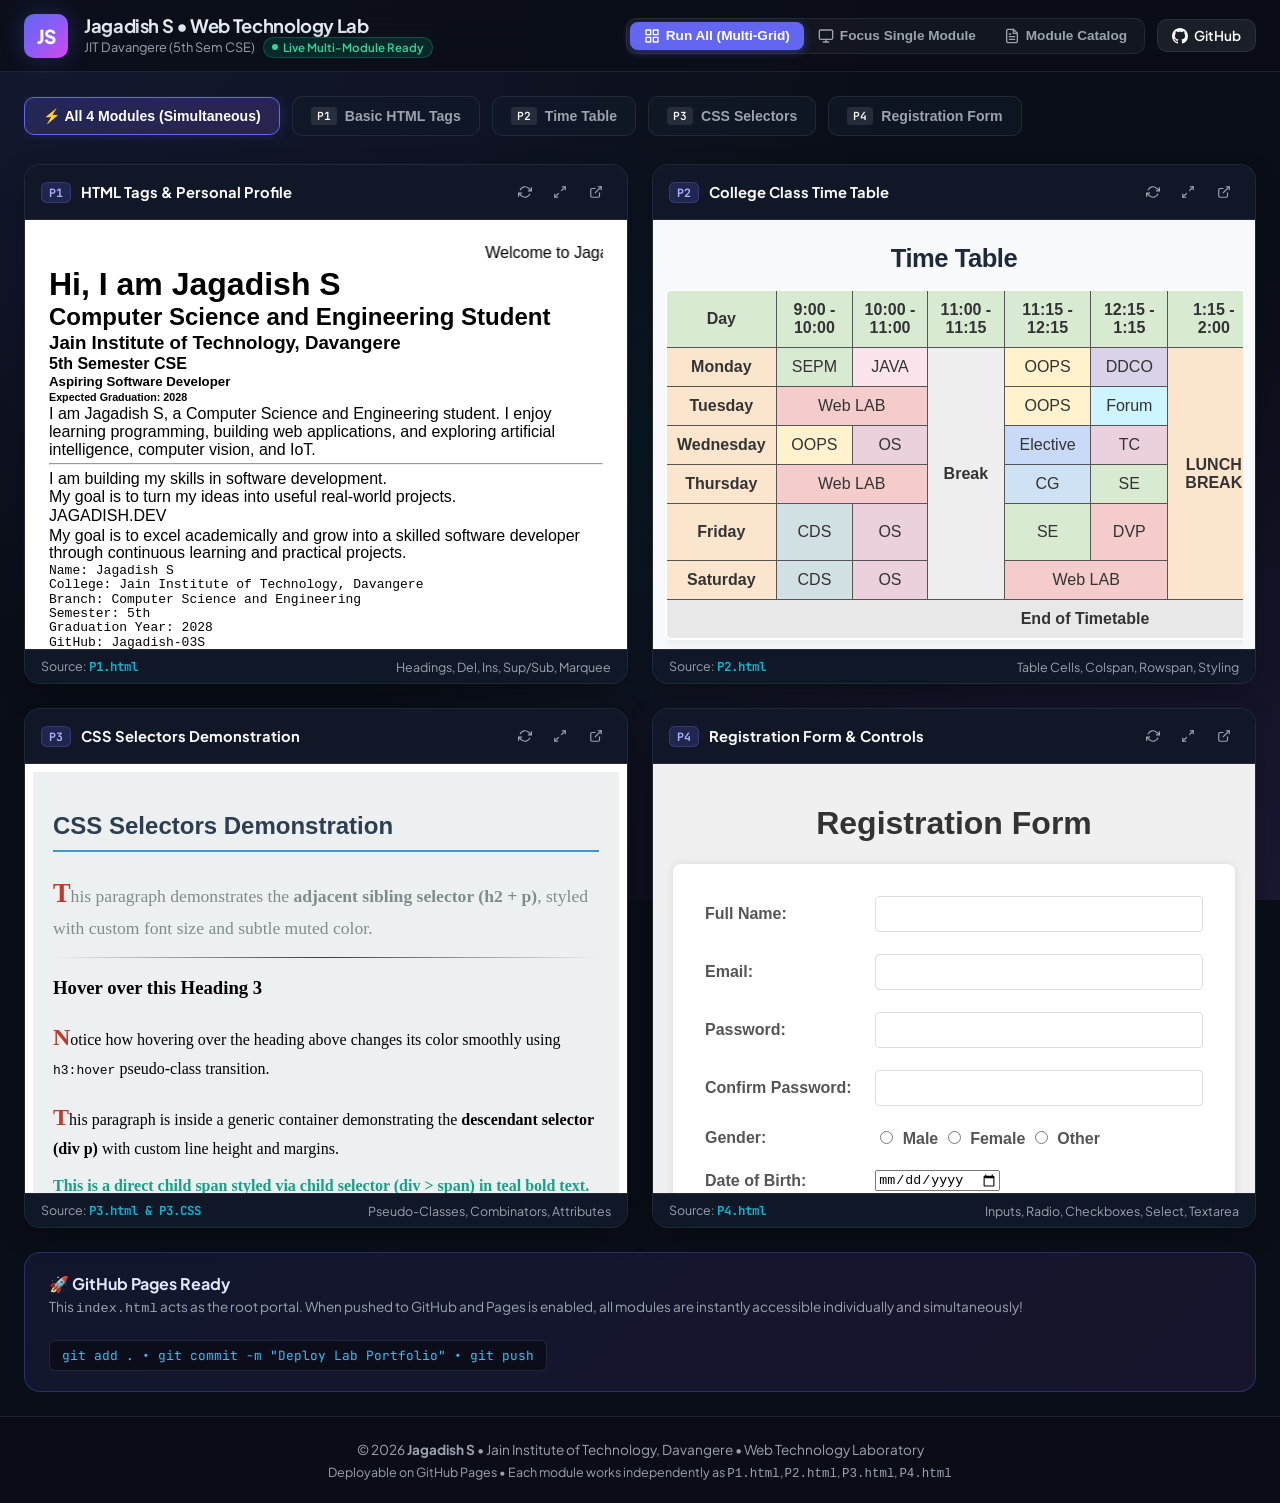
<file: index.html>
<!DOCTYPE html>
<html lang="en">
<head>
    <meta charset="UTF-8">
    <meta name="viewport" content="width=device-width, initial-scale=1.0">
    <title>Web Technology Lab Portal | Jagadish S</title>
    <meta name="description" content="Web Technology Lab Portfolio showcasing all lab experiments as interactive separate modules, deployable to GitHub Pages.">
    
    <!-- Google Fonts -->
    <link rel="preconnect" href="https://fonts.googleapis.com">
    <link rel="preconnect" href="https://fonts.gstatic.com" crossorigin>
    <link href="https://fonts.googleapis.com/css2?family=Plus+Jakarta+Sans:wght@400;500;600;700;800&family=JetBrains+Mono:wght@400;500;600&display=swap" rel="stylesheet">

    <style>
        :root {
            --bg-primary: #0a0e17;
            --bg-secondary: #111827;
            --bg-card: rgba(17, 24, 39, 0.75);
            --bg-card-hover: rgba(31, 41, 55, 0.85);
            --border-color: rgba(255, 255, 255, 0.08);
            --border-hover: rgba(99, 102, 241, 0.5);
            --text-main: #f9fafb;
            --text-muted: #9ca3af;
            --accent-primary: #6366f1;
            --accent-secondary: #8b5cf6;
            --accent-cyan: #06b6d4;
            --accent-emerald: #10b981;
            --accent-amber: #f59e0b;
            --accent-gradient: linear-gradient(135deg, #6366f1 0%, #8b5cf6 50%, #d946ef 100%);
            --glow: 0 0 25px rgba(99, 102, 241, 0.25);
            --radius-lg: 16px;
            --radius-md: 10px;
            --radius-sm: 6px;
            --transition: all 0.25s cubic-bezier(0.4, 0, 0.2, 1);
        }

        * {
            box-sizing: border-box;
            margin: 0;
            padding: 0;
        }

        body {
            font-family: 'Plus Jakarta Sans', -apple-system, BlinkMacSystemFont, sans-serif;
            background-color: var(--bg-primary);
            color: var(--text-main);
            min-height: 100vh;
            display: flex;
            flex-direction: column;
            overflow-x: hidden;
            background-image: 
                radial-gradient(at 0% 0%, rgba(99, 102, 241, 0.12) 0px, transparent 50%),
                radial-gradient(at 100% 100%, rgba(139, 92, 246, 0.12) 0px, transparent 50%),
                radial-gradient(at 50% 50%, rgba(6, 182, 212, 0.06) 0px, transparent 50%);
            background-attachment: fixed;
        }

        /* Top Navigation Header */
        header {
            background: rgba(10, 14, 23, 0.8);
            backdrop-filter: blur(16px);
            -webkit-backdrop-filter: blur(16px);
            border-bottom: 1px solid var(--border-color);
            position: sticky;
            top: 0;
            z-index: 100;
            padding: 0.85rem 1.5rem;
        }

        .header-container {
            max-width: 1600px;
            margin: 0 auto;
            display: flex;
            align-items: center;
            justify-content: space-between;
            gap: 1rem;
            flex-wrap: wrap;
        }

        .brand-group {
            display: flex;
            align-items: center;
            gap: 1rem;
        }

        .brand-logo {
            width: 44px;
            height: 44px;
            background: var(--accent-gradient);
            border-radius: var(--radius-md);
            display: flex;
            align-items: center;
            justify-content: center;
            font-weight: 800;
            font-size: 1.2rem;
            color: white;
            box-shadow: var(--glow);
            letter-spacing: -0.5px;
        }

        .brand-text h1 {
            font-size: 1.15rem;
            font-weight: 700;
            letter-spacing: -0.02em;
            background: linear-gradient(180deg, #ffffff 0%, #cbd5e1 100%);
            -webkit-background-clip: text;
            -webkit-text-fill-color: transparent;
        }

        .brand-text p {
            font-size: 0.8rem;
            color: var(--text-muted);
            display: flex;
            align-items: center;
            gap: 0.5rem;
        }

        .badge-live {
            display: inline-flex;
            align-items: center;
            gap: 5px;
            background: rgba(16, 185, 129, 0.15);
            color: #34d399;
            font-size: 0.72rem;
            padding: 2px 8px;
            border-radius: 9999px;
            border: 1px solid rgba(16, 185, 129, 0.3);
            font-weight: 600;
        }

        .badge-live::before {
            content: '';
            width: 6px;
            height: 6px;
            background-color: #34d399;
            border-radius: 50%;
            animation: pulse 1.5s infinite;
        }

        @keyframes pulse {
            0% { transform: scale(0.95); box-shadow: 0 0 0 0 rgba(52, 211, 153, 0.7); }
            70% { transform: scale(1); box-shadow: 0 0 0 6px rgba(52, 211, 153, 0); }
            100% { transform: scale(0.95); box-shadow: 0 0 0 0 rgba(52, 211, 153, 0); }
        }

        /* View Mode Controls */
        .controls-group {
            display: flex;
            align-items: center;
            gap: 0.75rem;
            flex-wrap: wrap;
        }

        .view-pill-group {
            display: flex;
            background: rgba(255, 255, 255, 0.04);
            padding: 3px;
            border-radius: var(--radius-md);
            border: 1px solid var(--border-color);
        }

        .view-btn {
            background: transparent;
            border: none;
            color: var(--text-muted);
            padding: 6px 14px;
            font-size: 0.85rem;
            font-weight: 600;
            border-radius: calc(var(--radius-md) - 2px);
            cursor: pointer;
            transition: var(--transition);
            display: inline-flex;
            align-items: center;
            gap: 6px;
        }

        .view-btn:hover {
            color: var(--text-main);
        }

        .view-btn.active {
            background: var(--accent-primary);
            color: white;
            box-shadow: 0 2px 10px rgba(99, 102, 241, 0.4);
        }

        .btn-gh {
            display: inline-flex;
            align-items: center;
            gap: 6px;
            background: rgba(255, 255, 255, 0.07);
            border: 1px solid var(--border-color);
            color: var(--text-main);
            padding: 7px 14px;
            border-radius: var(--radius-md);
            font-size: 0.85rem;
            font-weight: 600;
            text-decoration: none;
            transition: var(--transition);
        }

        .btn-gh:hover {
            background: rgba(255, 255, 255, 0.12);
            border-color: rgba(255, 255, 255, 0.2);
            transform: translateY(-1px);
        }

        /* Main Workspace Container */
        main {
            flex: 1;
            max-width: 1600px;
            width: 100%;
            margin: 0 auto;
            padding: 1.5rem;
            display: flex;
            flex-direction: column;
            gap: 1.5rem;
        }

        /* Quick Module Selection Pills */
        .module-selector-bar {
            display: flex;
            align-items: center;
            gap: 0.75rem;
            overflow-x: auto;
            padding-bottom: 0.25rem;
            scrollbar-width: thin;
        }

        .module-tab-btn {
            background: var(--bg-card);
            border: 1px solid var(--border-color);
            color: var(--text-muted);
            padding: 10px 18px;
            border-radius: var(--radius-md);
            font-size: 0.88rem;
            font-weight: 600;
            cursor: pointer;
            transition: var(--transition);
            white-space: nowrap;
            display: flex;
            align-items: center;
            gap: 8px;
        }

        .module-tab-btn:hover {
            background: var(--bg-card-hover);
            color: var(--text-main);
            border-color: rgba(255, 255, 255, 0.2);
        }

        .module-tab-btn.active {
            background: linear-gradient(135deg, rgba(99, 102, 241, 0.2) 0%, rgba(139, 92, 246, 0.2) 100%);
            border-color: var(--accent-primary);
            color: #fff;
            box-shadow: 0 0 15px rgba(99, 102, 241, 0.2);
        }

        .module-tab-btn .tag {
            font-size: 0.7rem;
            padding: 2px 6px;
            border-radius: 4px;
            background: rgba(255, 255, 255, 0.1);
            color: var(--text-main);
            font-family: 'JetBrains Mono', monospace;
        }

        /* --------------------------------------------- */
        /* MODE 1: MULTI-MODULE SIMULTANEOUS GRID VIEW   */
        /* (Runs ALL files at a single time!)            */
        /* --------------------------------------------- */
        .multi-grid-view {
            display: grid;
            grid-template-columns: repeat(2, 1fr);
            gap: 1.5rem;
            width: 100%;
        }

        @media (max-width: 1024px) {
            .multi-grid-view {
                grid-template-columns: 1fr;
            }
        }

        .module-card {
            background: var(--bg-card);
            backdrop-filter: blur(12px);
            border: 1px solid var(--border-color);
            border-radius: var(--radius-lg);
            overflow: hidden;
            display: flex;
            flex-direction: column;
            transition: var(--transition);
            box-shadow: 0 10px 30px -10px rgba(0, 0, 0, 0.5);
            height: 520px;
        }

        .module-card:hover {
            border-color: var(--border-hover);
            box-shadow: 0 12px 35px -5px rgba(99, 102, 241, 0.18);
        }

        .card-header {
            padding: 0.75rem 1rem;
            background: rgba(17, 24, 39, 0.95);
            border-bottom: 1px solid var(--border-color);
            display: flex;
            align-items: center;
            justify-content: space-between;
            gap: 0.5rem;
        }

        .card-title-group {
            display: flex;
            align-items: center;
            gap: 0.65rem;
            min-width: 0;
        }

        .card-badge {
            font-family: 'JetBrains Mono', monospace;
            font-size: 0.72rem;
            font-weight: 700;
            padding: 2px 7px;
            border-radius: var(--radius-sm);
            background: rgba(99, 102, 241, 0.2);
            color: #a5b4fc;
            border: 1px solid rgba(99, 102, 241, 0.3);
            white-space: nowrap;
        }

        .card-title {
            font-size: 0.92rem;
            font-weight: 700;
            white-space: nowrap;
            overflow: hidden;
            text-overflow: ellipsis;
        }

        .card-actions {
            display: flex;
            align-items: center;
            gap: 0.35rem;
        }

        .icon-btn {
            background: transparent;
            border: 1px solid transparent;
            color: var(--text-muted);
            width: 30px;
            height: 30px;
            border-radius: var(--radius-sm);
            display: inline-flex;
            align-items: center;
            justify-content: center;
            cursor: pointer;
            transition: var(--transition);
            text-decoration: none;
        }

        .icon-btn:hover {
            background: rgba(255, 255, 255, 0.08);
            color: var(--text-main);
            border-color: var(--border-color);
        }

        .card-viewport {
            flex: 1;
            background: #ffffff;
            position: relative;
            display: flex;
            flex-direction: column;
            min-height: 0;
            overflow: hidden;
        }

        .card-iframe {
            width: 100%;
            height: 100%;
            flex: 1;
            min-height: 100%;
            border: none;
            display: block;
            background: #ffffff;
        }

        .card-footer {
            padding: 0.5rem 1rem;
            background: rgba(17, 24, 39, 0.9);
            border-top: 1px solid var(--border-color);
            display: flex;
            align-items: center;
            justify-content: space-between;
            font-size: 0.78rem;
            color: var(--text-muted);
        }

        .card-footer .file-path {
            font-family: 'JetBrains Mono', monospace;
            color: var(--accent-cyan);
        }

        /* --------------------------------------------- */
        /* MODE 2: FOCUSED SINGLE-MODULE VIEW            */
        /* --------------------------------------------- */
        .focused-view {
            display: none;
            flex-direction: column;
            gap: 1rem;
            width: 100%;
            flex: 1;
            min-height: 0;
        }

        .focused-view.active {
            display: flex;
        }

        .focus-toolbar {
            background: var(--bg-card);
            border: 1px solid var(--border-color);
            border-radius: var(--radius-lg);
            padding: 1rem 1.25rem;
            display: flex;
            align-items: center;
            justify-content: space-between;
            gap: 1rem;
            flex-wrap: wrap;
        }

        .focus-info h2 {
            font-size: 1.25rem;
            font-weight: 700;
            display: flex;
            align-items: center;
            gap: 0.6rem;
        }

        .focus-info p {
            font-size: 0.85rem;
            color: var(--text-muted);
            margin-top: 0.2rem;
        }

        .focus-tools {
            display: flex;
            align-items: center;
            gap: 0.5rem;
        }

        .device-selector {
            display: flex;
            background: rgba(255, 255, 255, 0.05);
            padding: 3px;
            border-radius: var(--radius-md);
            border: 1px solid var(--border-color);
        }

        .device-btn {
            background: transparent;
            border: none;
            color: var(--text-muted);
            padding: 5px 10px;
            font-size: 0.8rem;
            font-weight: 600;
            border-radius: var(--radius-sm);
            cursor: pointer;
            transition: var(--transition);
        }

        .device-btn.active {
            background: rgba(255, 255, 255, 0.15);
            color: var(--text-main);
        }

        .btn-action {
            display: inline-flex;
            align-items: center;
            gap: 6px;
            background: rgba(99, 102, 241, 0.15);
            border: 1px solid rgba(99, 102, 241, 0.3);
            color: #c7d2fe;
            padding: 7px 14px;
            border-radius: var(--radius-md);
            font-size: 0.84rem;
            font-weight: 600;
            cursor: pointer;
            text-decoration: none;
            transition: var(--transition);
        }

        .btn-action:hover {
            background: var(--accent-primary);
            color: white;
        }

        .focus-stage {
            flex: 1;
            width: 100%;
            min-height: 750px;
            height: calc(100vh - 250px);
            background: rgba(17, 24, 39, 0.6);
            border: 1px solid var(--border-color);
            border-radius: var(--radius-lg);
            overflow: auto;
            display: flex;
            justify-content: center;
            align-items: stretch;
            padding: 0;
            position: relative;
            box-shadow: 0 10px 30px -10px rgba(0, 0, 0, 0.5);
        }

        .focus-viewport-wrapper {
            width: 100%;
            height: 100%;
            min-height: 100%;
            display: flex;
            flex-direction: column;
            margin: 0 auto;
            transition: max-width 0.3s cubic-bezier(0.4, 0, 0.2, 1);
            background: #ffffff;
            position: relative;
            box-shadow: 0 0 40px rgba(0, 0, 0, 0.6);
        }

        .focus-viewport-wrapper.tablet {
            max-width: 768px;
            border-left: 2px solid var(--border-color);
            border-right: 2px solid var(--border-color);
        }

        .focus-viewport-wrapper.mobile {
            max-width: 420px;
            border-left: 2px solid var(--border-color);
            border-right: 2px solid var(--border-color);
        }

        .focus-iframe {
            width: 100%;
            height: 100%;
            min-height: 720px;
            flex: 1;
            border: none;
            display: block;
            background: #ffffff;
        }

        /* --------------------------------------------- */
        /* MODE 3: OVERVIEW & CARDS                      */
        /* --------------------------------------------- */
        .overview-view {
            display: none;
            grid-template-columns: repeat(auto-fit, minmax(320px, 1fr));
            gap: 1.5rem;
            width: 100%;
        }

        .overview-view.active {
            display: grid;
        }

        .module-summary-card {
            background: var(--bg-card);
            border: 1px solid var(--border-color);
            border-radius: var(--radius-lg);
            padding: 1.5rem;
            display: flex;
            flex-direction: column;
            gap: 1rem;
            transition: var(--transition);
            position: relative;
            overflow: hidden;
        }

        .module-summary-card::before {
            content: '';
            position: absolute;
            top: 0;
            left: 0;
            width: 4px;
            height: 100%;
            background: var(--accent-gradient);
            opacity: 0;
            transition: var(--transition);
        }

        .module-summary-card:hover {
            border-color: var(--border-hover);
            transform: translateY(-4px);
            box-shadow: 0 15px 35px -10px rgba(99, 102, 241, 0.2);
        }

        .module-summary-card:hover::before {
            opacity: 1;
        }

        .summary-header {
            display: flex;
            align-items: center;
            justify-content: space-between;
        }

        .summary-badge {
            font-family: 'JetBrains Mono', monospace;
            font-size: 0.75rem;
            font-weight: 700;
            padding: 3px 8px;
            border-radius: var(--radius-sm);
            background: rgba(99, 102, 241, 0.2);
            color: #a5b4fc;
        }

        .summary-title {
            font-size: 1.15rem;
            font-weight: 700;
            margin-top: 0.4rem;
        }

        .summary-desc {
            font-size: 0.88rem;
            color: var(--text-muted);
            line-height: 1.5;
            flex: 1;
        }

        .summary-tags {
            display: flex;
            flex-wrap: wrap;
            gap: 0.4rem;
        }

        .summary-tag {
            font-size: 0.72rem;
            padding: 3px 8px;
            border-radius: 4px;
            background: rgba(255, 255, 255, 0.05);
            color: var(--text-muted);
            border: 1px solid rgba(255, 255, 255, 0.05);
        }

        .summary-actions {
            display: flex;
            gap: 0.75rem;
            margin-top: 0.5rem;
        }

        .summary-btn {
            flex: 1;
            text-align: center;
            padding: 8px 14px;
            border-radius: var(--radius-md);
            font-size: 0.84rem;
            font-weight: 600;
            text-decoration: none;
            transition: var(--transition);
        }

        .summary-btn-primary {
            background: var(--accent-primary);
            color: white;
        }

        .summary-btn-primary:hover {
            background: var(--accent-secondary);
        }

        .summary-btn-secondary {
            background: rgba(255, 255, 255, 0.06);
            border: 1px solid var(--border-color);
            color: var(--text-main);
        }

        .summary-btn-secondary:hover {
            background: rgba(255, 255, 255, 0.12);
        }

        /* Deployment Info Banner */
        .deploy-banner {
            background: linear-gradient(135deg, rgba(99, 102, 241, 0.1) 0%, rgba(139, 92, 246, 0.1) 100%);
            border: 1px solid rgba(99, 102, 241, 0.3);
            border-radius: var(--radius-lg);
            padding: 1.25rem 1.5rem;
            display: flex;
            align-items: center;
            justify-content: space-between;
            gap: 1.5rem;
            flex-wrap: wrap;
        }

        .deploy-text h3 {
            font-size: 1rem;
            font-weight: 700;
            color: #e0e7ff;
            margin-bottom: 0.25rem;
        }

        .deploy-text p {
            font-size: 0.85rem;
            color: var(--text-muted);
        }

        .deploy-steps-code {
            font-family: 'JetBrains Mono', monospace;
            background: rgba(0, 0, 0, 0.4);
            padding: 6px 12px;
            border-radius: var(--radius-sm);
            font-size: 0.8rem;
            color: #38bdf8;
            border: 1px solid rgba(255, 255, 255, 0.1);
        }

        /* Footer */
        footer {
            margin-top: auto;
            border-top: 1px solid var(--border-color);
            padding: 1.5rem;
            text-align: center;
            font-size: 0.85rem;
            color: var(--text-muted);
            background: rgba(10, 14, 23, 0.9);
        }

        footer a {
            color: var(--accent-cyan);
            text-decoration: none;
        }

        footer a:hover {
            text-decoration: underline;
        }
    </style>
</head>
<body>

    <!-- Sticky Navigation Header -->
    <header>
        <div class="header-container">
            <div class="brand-group">
                <div class="brand-logo">JS</div>
                <div class="brand-text">
                    <h1>Jagadish S &bull; Web Technology Lab</h1>
                    <p>
                        <span>JIT Davangere (5th Sem CSE)</span>
                        <span class="badge-live">Live Multi-Module Ready</span>
                    </p>
                </div>
            </div>

            <div class="controls-group">
                <!-- Mode Switcher -->
                <div class="view-pill-group">
                    <button class="view-btn active" id="btnModeMulti" onclick="switchMainView('multi')">
                        <svg width="16" height="16" viewBox="0 0 24 24" fill="none" stroke="currentColor" stroke-width="2" stroke-linecap="round" stroke-linejoin="round"><rect x="3" y="3" width="7" height="7"></rect><rect x="14" y="3" width="7" height="7"></rect><rect x="14" y="14" width="7" height="7"></rect><rect x="3" y="14" width="7" height="7"></rect></svg>
                        Run All (Multi-Grid)
                    </button>
                    <button class="view-btn" id="btnModeFocus" onclick="switchMainView('focus')">
                        <svg width="16" height="16" viewBox="0 0 24 24" fill="none" stroke="currentColor" stroke-width="2" stroke-linecap="round" stroke-linejoin="round"><rect x="2" y="3" width="20" height="14" rx="2" ry="2"></rect><line x1="8" y1="21" x2="16" y2="21"></line><line x1="12" y1="17" x2="12" y2="21"></line></svg>
                        Focus Single Module
                    </button>
                    <button class="view-btn" id="btnModeOverview" onclick="switchMainView('overview')">
                        <svg width="16" height="16" viewBox="0 0 24 24" fill="none" stroke="currentColor" stroke-width="2" stroke-linecap="round" stroke-linejoin="round"><path d="M14 2H6a2 2 0 0 0-2 2v16a2 2 0 0 0 2 2h12a2 2 0 0 0 2-2V8z"></path><polyline points="14 2 14 8 20 8"></polyline><line x1="16" y1="13" x2="8" y2="13"></line><line x1="16" y1="17" x2="8" y2="17"></line><polyline points="10 9 9 9 8 9"></polyline></svg>
                        Module Catalog
                    </button>
                </div>

                <!-- GitHub Profile Link -->
                <a href="https://github.com/Jagadish-03S" target="_blank" rel="noopener noreferrer" class="btn-gh">
                    <svg width="16" height="16" viewBox="0 0 24 24" fill="currentColor"><path d="M12 0C5.37 0 0 5.37 0 12c0 5.31 3.435 9.795 8.205 11.385.6.105.825-.255.825-.57 0-.285-.015-1.23-.015-2.235-3.015.555-3.795-.735-4.035-1.41-.135-.345-.72-1.41-1.23-1.695-.42-.225-1.02-.78-.015-.795.945-.015 1.62.87 1.845 1.23 1.08 1.815 2.805 1.305 3.495.99.105-.78.42-1.305.765-1.605-2.67-.3-5.46-1.335-5.46-5.925 0-1.305.465-2.385 1.23-3.225-.12-.3-.54-1.53.12-3.18 0 0 1.005-.315 3.3 1.23.96-.27 1.98-.405 3-.405s2.04.135 3 .405c2.295-1.56 3.3-1.23 3.3-1.23.66 1.65.24 2.88.12 3.18.765.84 1.23 1.905 1.23 3.225 0 4.605-2.805 5.625-5.475 5.925.435.375.81 1.095.81 2.22 0 1.605-.015 2.895-.015 3.3 0 .315.225.69.825.57A12.02 12.02 0 0024 12c0-6.63-5.37-12-12-12z"/></svg>
                    GitHub
                </a>
            </div>
        </div>
    </header>

    <!-- Main Content Area -->
    <main>

        <!-- Quick Switcher Bar -->
        <div class="module-selector-bar">
            <button class="module-tab-btn active" id="pillAll" onclick="switchMainView('multi')">
                <span>⚡ All 4 Modules (Simultaneous)</span>
            </button>
            <button class="module-tab-btn" id="pillP1" onclick="selectFocusModule('P1.html', 'Program 1: HTML Formatting & Profile', 'Core HTML5 semantic & text tags', this)">
                <span class="tag">P1</span>
                <span>Basic HTML Tags</span>
            </button>
            <button class="module-tab-btn" id="pillP2" onclick="selectFocusModule('P2.html', 'Program 2: College Timetable', 'HTML tables, rowspans, and colspans', this)">
                <span class="tag">P2</span>
                <span>Time Table</span>
            </button>
            <button class="module-tab-btn" id="pillP3" onclick="selectFocusModule('P3.html', 'Program 3: CSS Selectors Showcase', 'Adjacent sibling, attribute, pseudo selectors', this)">
                <span class="tag">P3</span>
                <span>CSS Selectors</span>
            </button>
            <button class="module-tab-btn" id="pillP4" onclick="selectFocusModule('P4.html', 'Program 4: Registration Form', 'Form controls, validation, table layout', this)">
                <span class="tag">P4</span>
                <span>Registration Form</span>
            </button>
        </div>

        <!-- ----------------------------------------------------------------- -->
        <!-- VIEW 1: MULTI-GRID VIEW (RUNS ALL FILES AT A SINGLE TIME)         -->
        <!-- ----------------------------------------------------------------- -->
        <div class="multi-grid-view" id="multiGridView">
            
            <!-- Module 1 Card -->
            <div class="module-card">
                <div class="card-header">
                    <div class="card-title-group">
                        <span class="card-badge">P1</span>
                        <span class="card-title">HTML Tags & Personal Profile</span>
                    </div>
                    <div class="card-actions">
                        <button class="icon-btn" title="Reload Module" onclick="reloadIframe('frameP1')">
                            <svg width="14" height="14" viewBox="0 0 24 24" fill="none" stroke="currentColor" stroke-width="2"><path d="M23 4v6h-6"></path><path d="M1 20v-6h6"></path><path d="M3.51 9a9 9 0 0 1 14.85-3.36L23 10M1 14l4.64 4.36A9 9 0 0 0 20.49 15"></path></svg>
                        </button>
                        <button class="icon-btn" title="Focus View" onclick="selectFocusModule('P1.html', 'Program 1: HTML Formatting & Profile', 'Core HTML5 semantic & text tags', document.getElementById('pillP1'))">
                            <svg width="14" height="14" viewBox="0 0 24 24" fill="none" stroke="currentColor" stroke-width="2"><polyline points="15 3 21 3 21 9"></polyline><polyline points="9 21 3 21 3 15"></polyline><line x1="21" y1="3" x2="14" y2="10"></line><line x1="3" y1="21" x2="10" y2="14"></line></svg>
                        </button>
                        <a href="P1.html" target="_blank" class="icon-btn" title="Open Standalone Page">
                            <svg width="14" height="14" viewBox="0 0 24 24" fill="none" stroke="currentColor" stroke-width="2"><path d="M18 13v6a2 2 0 0 1-2 2H5a2 2 0 0 1-2-2V8a2 2 0 0 1 2-2h6"></path><polyline points="15 3 21 3 21 9"></polyline><line x1="10" y1="14" x2="21" y2="3"></line></svg>
                        </a>
                    </div>
                </div>
                <div class="card-viewport">
                    <iframe src="P1.html" id="frameP1" class="card-iframe" title="Module 1 - Basic HTML Tags"></iframe>
                </div>
                <div class="card-footer">
                    <span>Source: <strong class="file-path">P1.html</strong></span>
                    <span>Headings, Del, Ins, Sup/Sub, Marquee</span>
                </div>
            </div>

            <!-- Module 2 Card -->
            <div class="module-card">
                <div class="card-header">
                    <div class="card-title-group">
                        <span class="card-badge">P2</span>
                        <span class="card-title">College Class Time Table</span>
                    </div>
                    <div class="card-actions">
                        <button class="icon-btn" title="Reload Module" onclick="reloadIframe('frameP2')">
                            <svg width="14" height="14" viewBox="0 0 24 24" fill="none" stroke="currentColor" stroke-width="2"><path d="M23 4v6h-6"></path><path d="M1 20v-6h6"></path><path d="M3.51 9a9 9 0 0 1 14.85-3.36L23 10M1 14l4.64 4.36A9 9 0 0 0 20.49 15"></path></svg>
                        </button>
                        <button class="icon-btn" title="Focus View" onclick="selectFocusModule('P2.html', 'Program 2: College Timetable', 'HTML tables, rowspans, and colspans', document.getElementById('pillP2'))">
                            <svg width="14" height="14" viewBox="0 0 24 24" fill="none" stroke="currentColor" stroke-width="2"><polyline points="15 3 21 3 21 9"></polyline><polyline points="9 21 3 21 3 15"></polyline><line x1="21" y1="3" x2="14" y2="10"></line><line x1="3" y1="21" x2="10" y2="14"></line></svg>
                        </button>
                        <a href="P2.html" target="_blank" class="icon-btn" title="Open Standalone Page">
                            <svg width="14" height="14" viewBox="0 0 24 24" fill="none" stroke="currentColor" stroke-width="2"><path d="M18 13v6a2 2 0 0 1-2 2H5a2 2 0 0 1-2-2V8a2 2 0 0 1 2-2h6"></path><polyline points="15 3 21 3 21 9"></polyline><line x1="10" y1="14" x2="21" y2="3"></line></svg>
                        </a>
                    </div>
                </div>
                <div class="card-viewport">
                    <iframe src="P2.html" id="frameP2" class="card-iframe" title="Module 2 - Timetable"></iframe>
                </div>
                <div class="card-footer">
                    <span>Source: <strong class="file-path">P2.html</strong></span>
                    <span>Table Cells, Colspan, Rowspan, Styling</span>
                </div>
            </div>

            <!-- Module 3 Card -->
            <div class="module-card">
                <div class="card-header">
                    <div class="card-title-group">
                        <span class="card-badge">P3</span>
                        <span class="card-title">CSS Selectors Demonstration</span>
                    </div>
                    <div class="card-actions">
                        <button class="icon-btn" title="Reload Module" onclick="reloadIframe('frameP3')">
                            <svg width="14" height="14" viewBox="0 0 24 24" fill="none" stroke="currentColor" stroke-width="2"><path d="M23 4v6h-6"></path><path d="M1 20v-6h6"></path><path d="M3.51 9a9 9 0 0 1 14.85-3.36L23 10M1 14l4.64 4.36A9 9 0 0 0 20.49 15"></path></svg>
                        </button>
                        <button class="icon-btn" title="Focus View" onclick="selectFocusModule('P3.html', 'Program 3: CSS Selectors Showcase', 'Adjacent sibling, attribute, pseudo selectors', document.getElementById('pillP3'))">
                            <svg width="14" height="14" viewBox="0 0 24 24" fill="none" stroke="currentColor" stroke-width="2"><polyline points="15 3 21 3 21 9"></polyline><polyline points="9 21 3 21 3 15"></polyline><line x1="21" y1="3" x2="14" y2="10"></line><line x1="3" y1="21" x2="10" y2="14"></line></svg>
                        </button>
                        <a href="P3.html" target="_blank" class="icon-btn" title="Open Standalone Page">
                            <svg width="14" height="14" viewBox="0 0 24 24" fill="none" stroke="currentColor" stroke-width="2"><path d="M18 13v6a2 2 0 0 1-2 2H5a2 2 0 0 1-2-2V8a2 2 0 0 1 2-2h6"></path><polyline points="15 3 21 3 21 9"></polyline><line x1="10" y1="14" x2="21" y2="3"></line></svg>
                        </a>
                    </div>
                </div>
                <div class="card-viewport">
                    <iframe src="P3.html" id="frameP3" class="card-iframe" title="Module 3 - CSS Selectors"></iframe>
                </div>
                <div class="card-footer">
                    <span>Source: <strong class="file-path">P3.html & P3.CSS</strong></span>
                    <span>Pseudo-Classes, Combinators, Attributes</span>
                </div>
            </div>

            <!-- Module 4 Card -->
            <div class="module-card">
                <div class="card-header">
                    <div class="card-title-group">
                        <span class="card-badge">P4</span>
                        <span class="card-title">Registration Form & Controls</span>
                    </div>
                    <div class="card-actions">
                        <button class="icon-btn" title="Reload Module" onclick="reloadIframe('frameP4')">
                            <svg width="14" height="14" viewBox="0 0 24 24" fill="none" stroke="currentColor" stroke-width="2"><path d="M23 4v6h-6"></path><path d="M1 20v-6h6"></path><path d="M3.51 9a9 9 0 0 1 14.85-3.36L23 10M1 14l4.64 4.36A9 9 0 0 0 20.49 15"></path></svg>
                        </button>
                        <button class="icon-btn" title="Focus View" onclick="selectFocusModule('P4.html', 'Program 4: Registration Form', 'Form controls, validation, table layout', document.getElementById('pillP4'))">
                            <svg width="14" height="14" viewBox="0 0 24 24" fill="none" stroke="currentColor" stroke-width="2"><polyline points="15 3 21 3 21 9"></polyline><polyline points="9 21 3 21 3 15"></polyline><line x1="21" y1="3" x2="14" y2="10"></line><line x1="3" y1="21" x2="10" y2="14"></line></svg>
                        </button>
                        <a href="P4.html" target="_blank" class="icon-btn" title="Open Standalone Page">
                            <svg width="14" height="14" viewBox="0 0 24 24" fill="none" stroke="currentColor" stroke-width="2"><path d="M18 13v6a2 2 0 0 1-2 2H5a2 2 0 0 1-2-2V8a2 2 0 0 1 2-2h6"></path><polyline points="15 3 21 3 21 9"></polyline><line x1="10" y1="14" x2="21" y2="3"></line></svg>
                        </a>
                    </div>
                </div>
                <div class="card-viewport">
                    <iframe src="P4.html" id="frameP4" class="card-iframe" title="Module 4 - Registration Form"></iframe>
                </div>
                <div class="card-footer">
                    <span>Source: <strong class="file-path">P4.html</strong></span>
                    <span>Inputs, Radio, Checkboxes, Select, Textarea</span>
                </div>
            </div>

        </div>

        <!-- ----------------------------------------------------------------- -->
        <!-- VIEW 2: FOCUSED SINGLE-MODULE VIEW WITH DEVICE RESPONSIVE MODES    -->
        <!-- ----------------------------------------------------------------- -->
        <div class="focused-view" id="focusedView">
            <div class="focus-toolbar">
                <div class="focus-info">
                    <h2 id="focusTitle">Program 1: HTML Formatting & Personal Profile</h2>
                    <p id="focusDesc">Demonstration of core HTML5 semantic and text formatting tags</p>
                </div>
                <div class="focus-tools">
                    <!-- Responsive device preview selector -->
                    <div class="device-selector">
                        <button class="device-btn active" onclick="setDeviceView('desktop', this)">🖥️ Desktop</button>
                        <button class="device-btn" onclick="setDeviceView('tablet', this)">📱 Tablet</button>
                        <button class="device-btn" onclick="setDeviceView('mobile', this)">📱 Mobile</button>
                    </div>

                    <button class="btn-action" onclick="reloadIframe('focusFrame')">
                        <svg width="14" height="14" viewBox="0 0 24 24" fill="none" stroke="currentColor" stroke-width="2"><path d="M23 4v6h-6"></path><path d="M1 20v-6h6"></path><path d="M3.51 9a9 9 0 0 1 14.85-3.36L23 10M1 14l4.64 4.36A9 9 0 0 0 20.49 15"></path></svg>
                        Reload
                    </button>

                    <a href="P1.html" id="focusOpenLink" target="_blank" class="btn-action">
                        <svg width="14" height="14" viewBox="0 0 24 24" fill="none" stroke="currentColor" stroke-width="2"><path d="M18 13v6a2 2 0 0 1-2 2H5a2 2 0 0 1-2-2V8a2 2 0 0 1 2-2h6"></path><polyline points="15 3 21 3 21 9"></polyline><line x1="10" y1="14" x2="21" y2="3"></line></svg>
                        Open Standalone
                    </a>
                </div>
            </div>

            <div class="focus-stage" id="focusStage">
                <div class="focus-viewport-wrapper" id="focusWrapper">
                    <iframe src="P1.html" id="focusFrame" class="focus-iframe" title="Active Focused Module" onload="autoResizeFocusFrame()"></iframe>
                </div>
            </div>
        </div>

        <!-- ----------------------------------------------------------------- -->
        <!-- VIEW 3: MODULE CATALOG / OVERVIEW                                 -->
        <!-- ----------------------------------------------------------------- -->
        <div class="overview-view" id="overviewView">
            
            <div class="module-summary-card">
                <div class="summary-header">
                    <span class="summary-badge">Module 01</span>
                    <span style="font-size: 1.5rem;">📄</span>
                </div>
                <div class="summary-title">P1.html — Basic HTML Tags</div>
                <p class="summary-desc">Personal profile webpage showcasing standard HTML5 headings, line breaks, horizontal rules, preformatted blocks, blockquote, and text formatting (mark, del, ins, sup, sub, code).</p>
                <div class="summary-tags">
                    <span class="summary-tag">h1-h6</span>
                    <span class="summary-tag">&lt;marquee&gt;</span>
                    <span class="summary-tag">&lt;pre&gt;</span>
                    <span class="summary-tag">&lt;blockquote&gt;</span>
                    <span class="summary-tag">formatting</span>
                </div>
                <div class="summary-actions">
                    <button class="summary-btn summary-btn-primary" onclick="selectFocusModule('P1.html', 'Program 1: HTML Formatting & Profile', 'Core HTML5 semantic & text tags', document.getElementById('pillP1'))">Interactive View</button>
                    <a href="P1.html" target="_blank" class="summary-btn summary-btn-secondary">Open File</a>
                </div>
            </div>

            <div class="module-summary-card">
                <div class="summary-header">
                    <span class="summary-badge">Module 02</span>
                    <span style="font-size: 1.5rem;">📅</span>
                </div>
                <div class="summary-title">P2.html — Time Table</div>
                <p class="summary-desc">Comprehensive semester timetable structured with HTML tables, utilizing table headers, row groupings, colspan, rowspan, lunch breaks, and color-coded subject indicators.</p>
                <div class="summary-tags">
                    <span class="summary-tag">&lt;table&gt;</span>
                    <span class="summary-tag">&lt;thead&gt;</span>
                    <span class="summary-tag">&lt;tbody&gt;</span>
                    <span class="summary-tag">colspan</span>
                    <span class="summary-tag">rowspan</span>
                </div>
                <div class="summary-actions">
                    <button class="summary-btn summary-btn-primary" onclick="selectFocusModule('P2.html', 'Program 2: College Timetable', 'HTML tables, rowspans, and colspans', document.getElementById('pillP2'))">Interactive View</button>
                    <a href="P2.html" target="_blank" class="summary-btn summary-btn-secondary">Open File</a>
                </div>
            </div>

            <div class="module-summary-card">
                <div class="summary-header">
                    <span class="summary-badge">Module 03</span>
                    <span style="font-size: 1.5rem;">🎨</span>
                </div>
                <div class="summary-title">P3.html & P3.CSS — Selectors</div>
                <p class="summary-desc">Deep-dive into CSS selector mechanics including adjacent sibling (+), child (>), descendant, attribute selectors [lang], [datetime], hover pseudo-classes, and first-letter pseudo-elements.</p>
                <div class="summary-tags">
                    <span class="summary-tag">CSS Selectors</span>
                    <span class="summary-tag">:hover</span>
                    <span class="summary-tag">::first-letter</span>
                    <span class="summary-tag">Combinators</span>
                </div>
                <div class="summary-actions">
                    <button class="summary-btn summary-btn-primary" onclick="selectFocusModule('P3.html', 'Program 3: CSS Selectors Showcase', 'Adjacent sibling, attribute, pseudo selectors', document.getElementById('pillP3'))">Interactive View</button>
                    <a href="P3.html" target="_blank" class="summary-btn summary-btn-secondary">Open File</a>
                </div>
            </div>

            <div class="module-summary-card">
                <div class="summary-header">
                    <span class="summary-badge">Module 04</span>
                    <span style="font-size: 1.5rem;">📝</span>
                </div>
                <div class="summary-title">P4.html — Registration Form</div>
                <p class="summary-desc">Complete user registration interface featuring structured form inputs: text, email, password, gender radio buttons, interests checkboxes, country select options, and textarea.</p>
                <div class="summary-tags">
                    <span class="summary-tag">&lt;form&gt;</span>
                    <span class="summary-tag">&lt;input&gt;</span>
                    <span class="summary-tag">&lt;select&gt;</span>
                    <span class="summary-tag">&lt;textarea&gt;</span>
                    <span class="summary-tag">Validation</span>
                </div>
                <div class="summary-actions">
                    <button class="summary-btn summary-btn-primary" onclick="selectFocusModule('P4.html', 'Program 4: Registration Form', 'Form controls, validation, table layout', document.getElementById('pillP4'))">Interactive View</button>
                    <a href="P4.html" target="_blank" class="summary-btn summary-btn-secondary">Open File</a>
                </div>
            </div>

        </div>

        <!-- Deployment Info Banner -->
        <div class="deploy-banner">
            <div class="deploy-text">
                <h3>🚀 GitHub Pages Ready</h3>
                <p>This <code>index.html</code> acts as the root portal. When pushed to GitHub and Pages is enabled, all modules are instantly accessible individually and simultaneously!</p>
            </div>
            <div class="deploy-steps-code">
                git add . &bull; git commit -m "Deploy Lab Portfolio" &bull; git push
            </div>
        </div>

    </main>

    <!-- Footer -->
    <footer>
        <p>&copy; 2026 <strong>Jagadish S</strong> &bull; Jain Institute of Technology, Davangere &bull; Web Technology Laboratory</p>
        <p style="margin-top: 0.35rem; font-size: 0.78rem;">Deployable on GitHub Pages &bull; Each module works independently as <code>P1.html</code>, <code>P2.html</code>, <code>P3.html</code>, <code>P4.html</code></p>
    </footer>

    <!-- Interactive Script -->
    <script>
        // Auto-resize focused iframe to match its document content height without clipping
        function autoResizeFocusFrame() {
            const frame = document.getElementById('focusFrame');
            const stage = document.getElementById('focusStage');
            if (!frame) return;

            try {
                if (frame.contentWindow && frame.contentWindow.document && frame.contentWindow.document.body) {
                    const doc = frame.contentWindow.document;
                    const contentHeight = Math.max(
                        doc.body.scrollHeight || 0,
                        doc.documentElement.scrollHeight || 0,
                        doc.body.offsetHeight || 0,
                        doc.documentElement.offsetHeight || 0
                    );

                    if (contentHeight > 200) {
                        const targetHeight = Math.max(contentHeight + 35, 720);
                        frame.style.height = targetHeight + 'px';
                        frame.style.minHeight = targetHeight + 'px';
                        if (stage) {
                            stage.style.minHeight = (targetHeight + 10) + 'px';
                            stage.style.height = (targetHeight + 10) + 'px';
                        }
                    }
                }
            } catch (e) {
                // Cross-origin / local file protocol fallback: CSS min-height guarantees full height view
            }
        }

        // Switch between Multi-Grid, Focus Mode, and Catalog Overview
        function switchMainView(mode) {
            const multiView = document.getElementById('multiGridView');
            const focusView = document.getElementById('focusedView');
            const overviewView = document.getElementById('overviewView');

            const btnMulti = document.getElementById('btnModeMulti');
            const btnFocus = document.getElementById('btnModeFocus');
            const btnOverview = document.getElementById('btnModeOverview');
            const pillAll = document.getElementById('pillAll');

            // Reset tab highlights
            document.querySelectorAll('.view-btn').forEach(b => b.classList.remove('active'));
            document.querySelectorAll('.module-tab-btn').forEach(b => b.classList.remove('active'));

            if (mode === 'multi') {
                multiView.style.display = 'grid';
                focusView.classList.remove('active');
                focusView.style.display = 'none';
                overviewView.classList.remove('active');
                overviewView.style.display = 'none';
                
                btnMulti.classList.add('active');
                pillAll.classList.add('active');
                if (history.replaceState) history.replaceState(null, '', '#multi');
            } else if (mode === 'focus') {
                multiView.style.display = 'none';
                focusView.classList.add('active');
                focusView.style.display = 'flex';
                overviewView.classList.remove('active');
                overviewView.style.display = 'none';
                
                btnFocus.classList.add('active');

                // If no module pill is active, activate the one corresponding to current focusFrame src
                const activePill = document.querySelector('.module-selector-bar .module-tab-btn.active');
                if (!activePill || activePill.id === 'pillAll') {
                    const frame = document.getElementById('focusFrame');
                    const src = (frame && frame.getAttribute('src')) || 'P1.html';
                    if (src.includes('P2')) document.getElementById('pillP2')?.classList.add('active');
                    else if (src.includes('P3')) document.getElementById('pillP3')?.classList.add('active');
                    else if (src.includes('P4')) document.getElementById('pillP4')?.classList.add('active');
                    else document.getElementById('pillP1')?.classList.add('active');
                }

                autoResizeFocusFrame();
            } else if (mode === 'overview') {
                multiView.style.display = 'none';
                focusView.classList.remove('active');
                focusView.style.display = 'none';
                overviewView.classList.add('active');
                overviewView.style.display = 'grid';
                
                btnOverview.classList.add('active');
                if (history.replaceState) history.replaceState(null, '', '#overview');
            }
        }

        // Select a specific module in Focus View
        function selectFocusModule(filePath, title, description, tabElement) {
            switchMainView('focus');

            const frame = document.getElementById('focusFrame');
            const titleEl = document.getElementById('focusTitle');
            const descEl = document.getElementById('focusDesc');
            const openLink = document.getElementById('focusOpenLink');
            const stage = document.getElementById('focusStage');

            // Reset inline styles before loading new module
            frame.style.height = '';
            frame.style.minHeight = '720px';
            if (stage) {
                stage.style.minHeight = '750px';
                stage.style.height = 'calc(100vh - 250px)';
            }

            frame.src = filePath;
            titleEl.textContent = title;
            descEl.textContent = description;
            openLink.href = filePath;

            // Highlight corresponding pill
            document.querySelectorAll('.module-tab-btn').forEach(b => b.classList.remove('active'));
            if (tabElement) {
                tabElement.classList.add('active');
            }

            // Sync URL hash for direct bookmarking/sharing
            const moduleId = filePath.replace('.html', '').toLowerCase();
            if (history.replaceState) history.replaceState(null, '', '#' + moduleId);
        }

        // Reload iframe
        function reloadIframe(id) {
            const frame = document.getElementById(id);
            if (frame) {
                const current = frame.src;
                frame.src = '';
                setTimeout(() => { 
                    frame.src = current; 
                    if (id === 'focusFrame') setTimeout(autoResizeFocusFrame, 200);
                }, 50);
            }
        }

        // Responsive viewport toggle for Focus Mode
        function setDeviceView(device, btn) {
            const wrapper = document.getElementById('focusWrapper');
            document.querySelectorAll('.device-btn').forEach(b => b.classList.remove('active'));
            btn.classList.add('active');

            wrapper.classList.remove('tablet', 'mobile');
            if (device === 'tablet') {
                wrapper.classList.add('tablet');
            } else if (device === 'mobile') {
                wrapper.classList.add('mobile');
            }
            setTimeout(autoResizeFocusFrame, 100);
        }

        // Auto-select based on URL hash on page load
        window.addEventListener('DOMContentLoaded', () => {
            const hash = (window.location.hash || '').toLowerCase();
            if (hash === '#p1') {
                selectFocusModule('P1.html', 'Program 1: HTML Formatting & Profile', 'Core HTML5 semantic & text tags', document.getElementById('pillP1'));
            } else if (hash === '#p2') {
                selectFocusModule('P2.html', 'Program 2: College Timetable', 'HTML tables, rowspans, and colspans', document.getElementById('pillP2'));
            } else if (hash === '#p3') {
                selectFocusModule('P3.html', 'Program 3: CSS Selectors Showcase', 'Adjacent sibling, attribute, pseudo selectors', document.getElementById('pillP3'));
            } else if (hash === '#p4') {
                selectFocusModule('P4.html', 'Program 4: Registration Form', 'Form controls, validation, table layout', document.getElementById('pillP4'));
            } else if (hash === '#overview') {
                switchMainView('overview');
            } else {
                switchMainView('multi');
            }
        });

        // Also readjust when window resizes
        window.addEventListener('resize', autoResizeFocusFrame);
    </script>
</body>
</html>
</file>
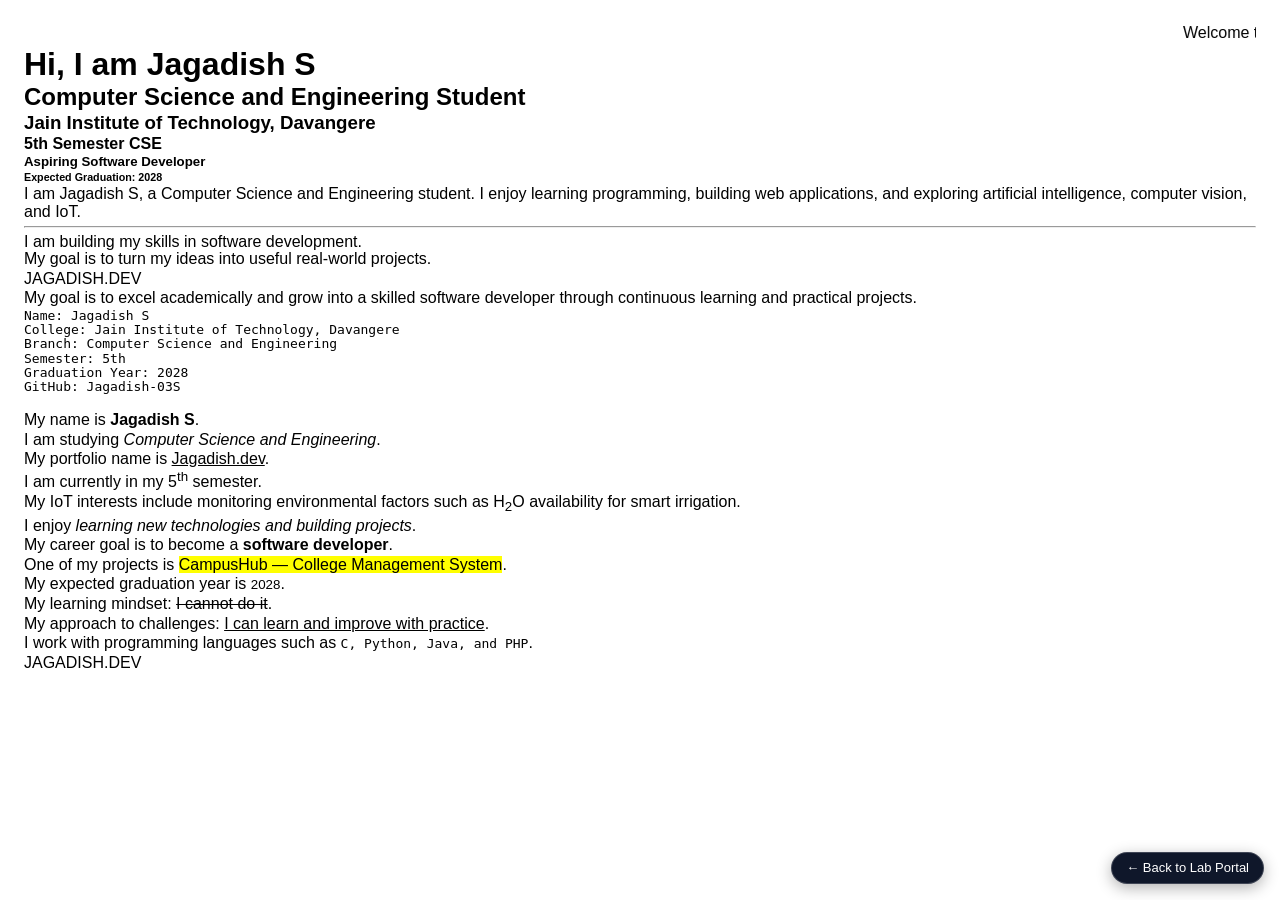
<file: P1.html>
<!DOCTYPE html>
<html lang="en">

<head>
    <meta charset="UTF-8">
    <meta name="viewport" content="width=device-width, initial-scale=1.0">
    <title>My First Web Page | Jagadish S</title>
    <style>
        body {
            line-height: 1.1;
            padding: 16px;
            font-family: Arial, sans-serif;
        }

        h1,
        h2,
        h3,
        h4,
        h5,
        h6,
        p,
        pre,
        blockquote {
            margin: 2px 0;
        }

        hr {
            margin: 5px 0;
        }
    </style>
</head>

<body>

    <!-- Moving Text -->
    <marquee>Welcome to Jagadish.dev — Explore my learning journey and projects!</marquee>

    <!-- Heading Tags -->
    <h1>Hi, I am Jagadish S</h1>
    <h2>Computer Science and Engineering Student</h2>
    <h3>Jain Institute of Technology, Davangere</h3>
    <h4>5th Semester CSE</h4>
    <h5>Aspiring Software Developer</h5>
    <h6>Expected Graduation: 2028</h6>

    <!-- Paragraph -->
    <p>
        I am Jagadish S, a Computer Science and Engineering student.
        I enjoy learning programming, building web applications,
        and exploring artificial intelligence, computer vision, and IoT.
    </p>

    <!-- Horizontal Line -->
    <hr>

    <!-- Line Break -->
    <p>
        I am building my skills in software development.<br>
        My goal is to turn my ideas into useful real-world projects.
    </p>

    <!-- Text -->
    JAGADISH.DEV

    <!-- Block Quote -->
    <blockquote>
        My goal is to excel academically and grow into a skilled software developer
        through continuous learning and practical projects.
    </blockquote>

    <!-- Preformatted Text -->
    <pre>
Name: Jagadish S
College: Jain Institute of Technology, Davangere
Branch: Computer Science and Engineering
Semester: 5th
Graduation Year: 2028
GitHub: Jagadish-03S
    </pre>

    <!-- Logical and Formatting Tags -->

    <p>My name is <b>Jagadish S</b>.</p>

    <p>I am studying <i>Computer Science and Engineering</i>.</p>

    <p>My portfolio name is <u>Jagadish.dev</u>.</p>

    <p>I am currently in my 5<sup>th</sup> semester.</p>

    <p>My IoT interests include monitoring environmental factors such as H<sub>2</sub>O availability for smart
        irrigation.</p>

    <p>I enjoy <em>learning new technologies and building projects</em>.</p>

    <p>My career goal is to become a <strong>software developer</strong>.</p>

    <p>One of my projects is <mark>CampusHub — College Management System</mark>.</p>

    <p>My expected graduation year is <small>2028</small>.</p>

    <p>My learning mindset: <del>I cannot do it</del>.</p>

    <p>My approach to challenges: <ins>I can learn and improve with practice</ins>.</p>

    <p>I work with programming languages such as <code>C, Python, Java, and PHP</code>.</p>

    <!-- Text -->
    JAGADISH.DEV

    <script>
        if (window.self === window.top) {
            document.write('<a href="index.html" style="position:fixed;bottom:16px;right:16px;background:#0f172a;color:#fff;padding:8px 14px;border-radius:99px;font-size:13px;font-family:sans-serif;text-decoration:none;box-shadow:0 4px 15px rgba(0,0,0,0.3);border:1px solid rgba(255,255,255,0.2);display:flex;align-items:center;gap:6px;z-index:99999;">← Back to Lab Portal</a>');
        }
    </script>
</body>

</html>
</file>
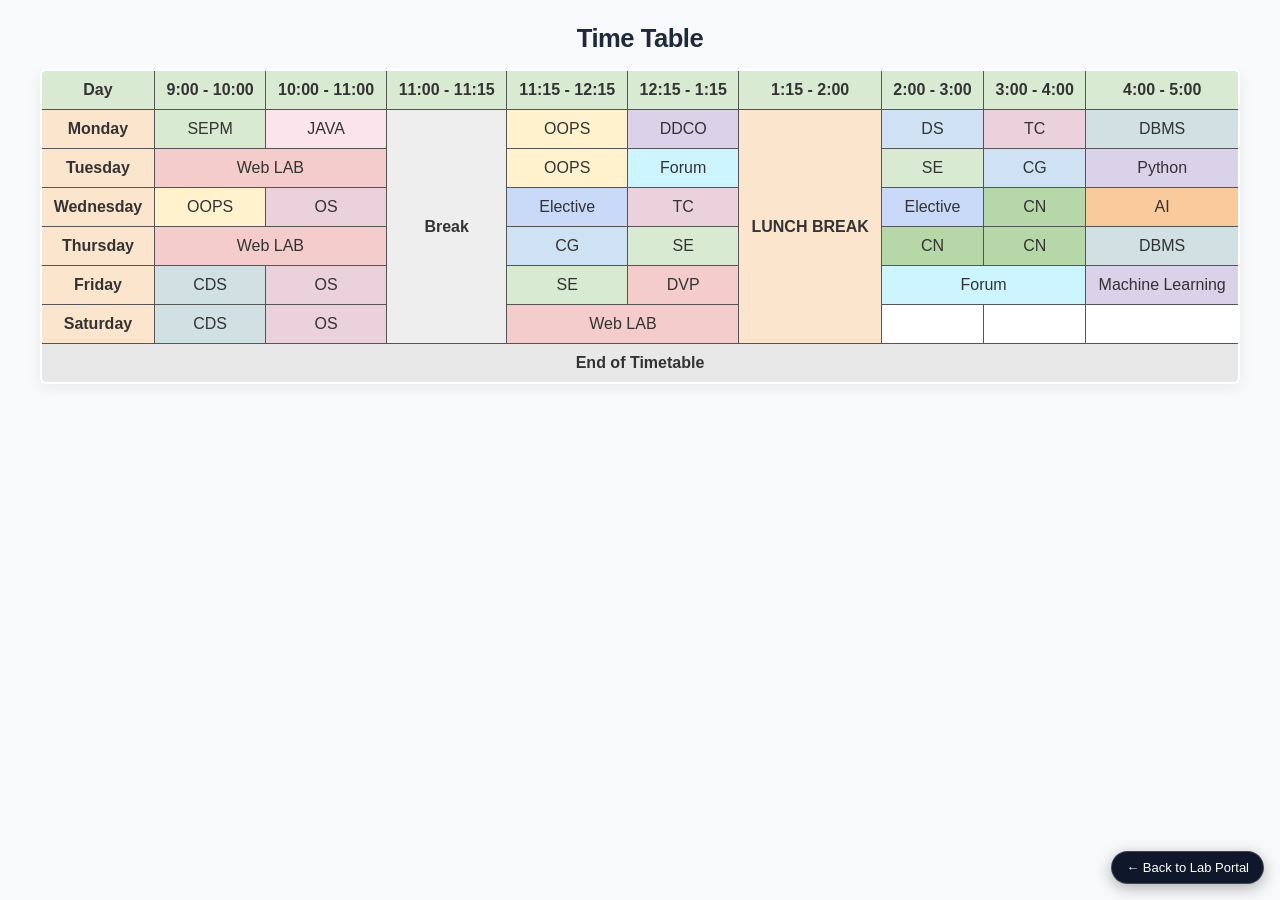
<file: P2.html>
<!DOCTYPE html>
<html lang="en">

<head>
    <meta charset="UTF-8">
    <meta name="viewport" content="width=device-width, initial-scale=1.0">
    <title>Time Table | Program 2</title>

    <style>
        * {
            box-sizing: border-box;
        }

        body {
            font-family: Arial, sans-serif;
            background-color: #f8f9fa;
            margin: 0;
            padding: 16px 12px;
            color: #333;
        }

        h1 {
            text-align: center;
            color: #1e293b;
            margin: 8px 0 16px;
            font-size: 1.6rem;
            letter-spacing: -0.5px;
        }

        .table-container {
            width: 100%;
            overflow-x: auto;
            -webkit-overflow-scrolling: touch;
            padding-bottom: 12px;
        }

        table {
            width: 98%;
            max-width: 1200px;
            min-width: 840px;
            margin: 0 auto;
            border-collapse: collapse;
            border: 2px solid #555;
            background-color: white;
            box-shadow: 0 4px 15px rgba(0, 0, 0, 0.06);
            border-radius: 6px;
            overflow: hidden;
        }

        th,
        td {
            padding: 10px;
            text-align: center;
            border: 1px solid #555;
        }

        th {
            background-color: #d9ead3;
            color: #333;
        }

        tfoot {
            background-color: #e8e8e8;
            font-weight: bold;
        }


        .day {
            background-color: #fce5cd;
            font-weight: bold;
        }



        .sepm {
            background-color: #d9ead3;
        }

        .java {
            background-color: #fce4ec;
        }

        .oops {
            background-color: #fff2cc;
        }

        .ddco {
            background-color: #d9d2e9;
        }

        .ds {
            background-color: #cfe2f3;
        }

        .tc {
            background-color: #ead1dc;
        }

        .dbms {
            background-color: #d0e0e3;
        }

        .web-lab {
            background-color: #f4cccc;
        }

        .forum {
            background-color: #ccf5ff;
        }

        .se {
            background-color: #d9ead3;
        }

        .cg {
            background-color: #cfe2f3;
        }

        .python {
            background-color: #d9d2e9;
        }

        .os {
            background-color: #ead1dc;
        }

        .elective {
            background-color: #c9daf8;
        }

        .cn {
            background-color: #b6d7a8;
        }

        .ai {
            background-color: #f9cb9c;
        }

        .cds {
            background-color: #d0e0e3;
        }

        .dvp {
            background-color: #f4cccc;
        }

        .ml {
            background-color: #d9d2e9;
        }


        .break {
            background-color: #eeeeee;
            font-weight: bold;
        }


        .lunch {
            background-color: #fce5cd;
            font-weight: bold;
        }
    </style>
</head>

<body>

    <h1>Time Table</h1>

    <div class="table-container">
        <table>

        <thead>
            <tr>
                <th>Day</th>
                <th>9:00 - 10:00</th>
                <th>10:00 - 11:00</th>
                <th>11:00 - 11:15</th>
                <th>11:15 - 12:15</th>
                <th>12:15 - 1:15</th>
                <th>1:15 - 2:00</th>
                <th>2:00 - 3:00</th>
                <th>3:00 - 4:00</th>
                <th>4:00 - 5:00</th>
            </tr>
        </thead>

        <tfoot>
            <tr>
                <td colspan="10">End of Timetable</td>
            </tr>
        </tfoot>

        <tbody>

            <tr>
                <td class="day">Monday</td>
                <td class="sepm">SEPM</td>
                <td class="java">JAVA</td>
                <td rowspan="6" class="break">Break</td>
                <td class="oops">OOPS</td>
                <td class="ddco">DDCO</td>
                <td rowspan="6" class="lunch">LUNCH BREAK</td>
                <td class="ds">DS</td>
                <td class="tc">TC</td>
                <td class="dbms">DBMS</td>
            </tr>

            <tr>
                <td class="day">Tuesday</td>
                <td class="web-lab" colspan="2">Web LAB</td>
                <td class="oops">OOPS</td>
                <td class="forum">Forum</td>
                <td class="se">SE</td>
                <td class="cg">CG</td>
                <td class="python">Python</td>
            </tr>

            <tr>
                <td class="day">Wednesday</td>
                <td class="oops">OOPS</td>
                <td class="os">OS</td>
                <td class="elective">Elective</td>
                <td class="tc">TC</td>
                <td class="elective">Elective</td>
                <td class="cn">CN</td>
                <td class="ai">AI</td>
            </tr>

            <tr>
                <td class="day">Thursday</td>
                <td class="web-lab" colspan="2">Web LAB</td>
                <td class="cg">CG</td>
                <td class="se">SE</td>
                <td class="cn">CN</td>
                <td class="cn">CN</td>
                <td class="dbms">DBMS</td>
            </tr>

            <tr>
                <td class="day">Friday</td>
                <td class="cds">CDS</td>
                <td class="os">OS</td>
                <td class="se">SE</td>
                <td class="dvp">DVP</td>
                <td colspan="2" class="forum">Forum</td>
                <td class="ml">Machine Learning</td>
            </tr>

            <tr>
                <td class="day">Saturday</td>
                <td class="cds">CDS</td>
                <td class="os">OS</td>
                <td class="web-lab" colspan="2">Web LAB</td>
                <td></td>
                <td></td>
                <td></td>
            </tr>

        </tbody>

    </table>
    </div>

    <script>
        if (window.self === window.top) {
            document.write('<a href="index.html" style="position:fixed;bottom:16px;right:16px;background:#0f172a;color:#fff;padding:8px 14px;border-radius:99px;font-size:13px;font-family:sans-serif;text-decoration:none;box-shadow:0 4px 15px rgba(0,0,0,0.3);border:1px solid rgba(255,255,255,0.2);display:flex;align-items:center;gap:6px;z-index:99999;">← Back to Lab Portal</a>');
        }
    </script>
</body>

</html>
</file>
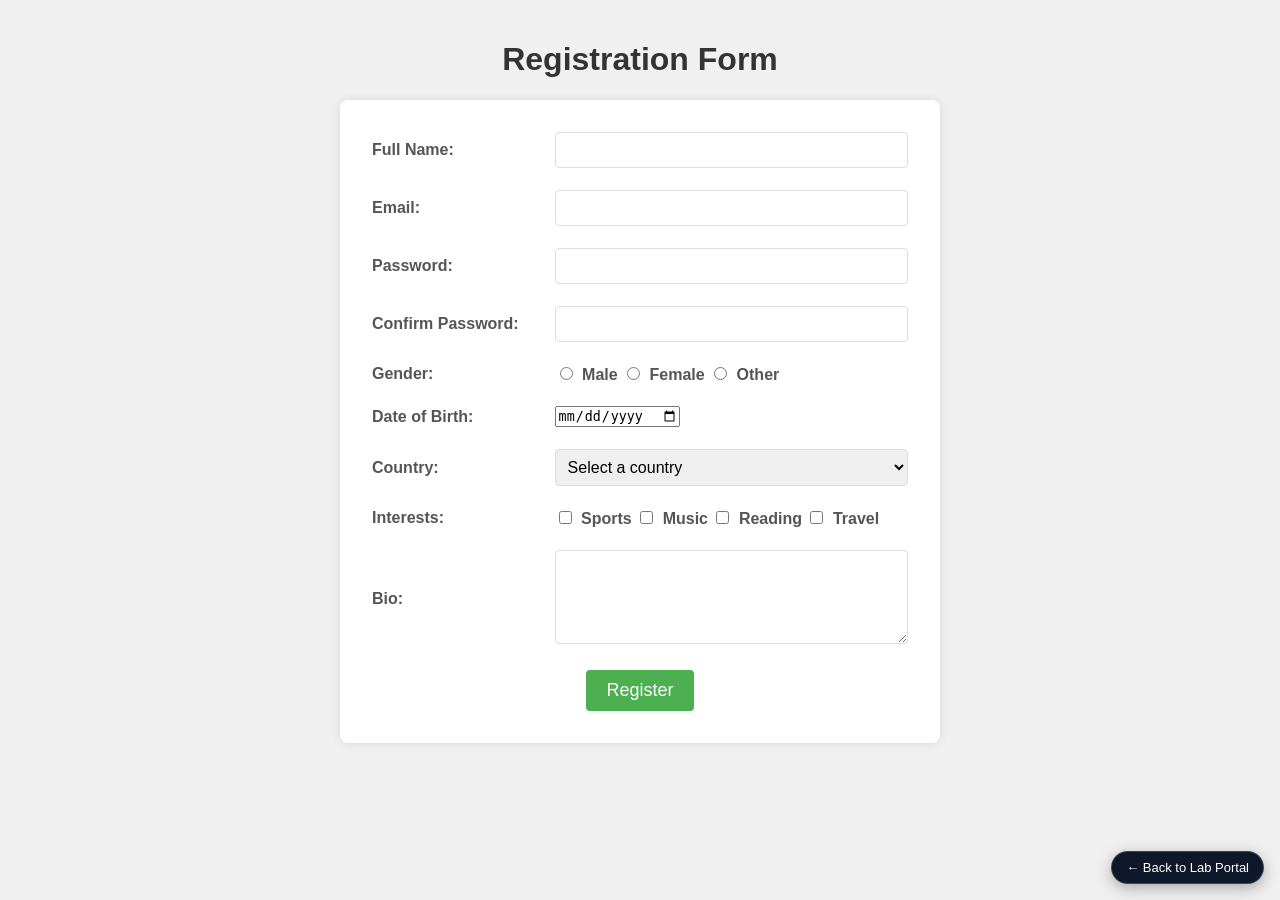
<file: P4.html>
<!DOCTYPE html>

<html lang="en">

<head>

    <meta charset="UTF-8">

    <meta name="viewport" content="width=device-width, initial-scale=1.0">

    <title>Registration Form</title>

    <style>
        body {

            font-family: Arial, sans-serif;

            background-color: #f0f0f0;

            margin: 0;

            padding: 20px;

        }

        h1 {

            color: #333;

            text-align: center;

        }

        table {

            width: 100%;

            max-width: 600px;

            margin: 0 auto;

            background-color: #fff;

            padding: 20px;

            border-radius: 8px;

            box-shadow: 0 0 10px rgba(0, 0, 0, 0.1);

        }

        td {

            padding: 10px;

        }

        label {

            color: #555;

            font-weight: bold;

        }

        input[type="text"],
        input[type="email"],
        input[type="password"],
        select,
        textarea {

            width: 100%;

            padding: 8px;

            border: 1px solid #ddd;

            border-radius: 4px;

            box-sizing: border-box;

            font-size: 16px;

        }

        input[type="radio"],
        input[type="checkbox"] {

            margin-right: 5px;

        }

        input[type="submit"] {

            background-color: #4CAF50;

            color: white;

            padding: 10px 20px;

            border: none;

            border-radius: 4px;

            cursor: pointer;

            font-size: 18px;

        }

        input[type="submit"]:hover {

            background-color: #45a049;

        }

        .error {

            color: #ff0000;

            font-size: 14px;

        }
    </style>

</head>

<body>

    <h1>Registration Form</h1>

    <form action="#" method="post">

        <table>

            <tr>

                <td><label for="fullname">Full Name:</label></td>

                <td><input type="text" id="fullname" name="fullname" required></td>

            </tr>

            <tr>

                <td><label for="email">Email:</label></td>

                <td><input type="email" id="email" name="email" required></td>

            </tr>

            <tr>

                <td><label for="password">Password:</label></td>

                <td><input type="password" id="password" name="password" required></td>

            </tr>

            <tr>

                <td><label for="confirm_password">Confirm
                        Password:</label></td>

                <td><input type="password" id="confirm_password" name="confirm_password" required></td>

            </tr>

            <tr>

                <td><label>Gender:</label></td>

                <td>

                    <input type="radio" id="male" name="gender" value="male" required>

                    <label for="male">Male</label>

                    <input type="radio" id="female" name="gender" value="female" required>

                    <label for="female">Female</label>

                    <input type="radio" id="other" name="gender" value="other" required>

                    <label for="other">Other</label>

                </td>

            </tr>

            <tr>

                <td><label for="birthdate">Date of Birth:</label></td>

                <td><input type="date" id="birthdate" name="birthdate" required></td>

            </tr>

            <tr>

                <td><label for="country">Country:</label></td>

                <td>

                    <select id="country" name="country" required>

                        <option value="">Select a country</option>

                        <option value="usa">India</option>

                        <option value="uk">United Kingdom</option>

                        <option value="canada">Canada</option>

                        <option value="australia">Australia</option>

                        <option value="other">Other</option>

                    </select>

                </td>

            </tr>

            <tr>

                <td><label for="interests">Interests:</label></td>

                <td>

                    <input type="checkbox" id="sports" name="interests[]" value="sports">

                    <label for="sports">Sports</label>

                    <input type="checkbox" id="music" name="interests[]" value="music">
                    <label for="music">Music</label>

                    <input type="checkbox" id="reading" name="interests[]" value="reading">

                    <label for="reading">Reading</label>

                    <input type="checkbox" id="travel" name="interests[]" value="travel">

                    <label for="travel">Travel</label>

                </td>

            </tr>

            <tr>

                <td><label for="bio">Bio:</label></td>

                <td><textarea id="bio" name="bio" rows="4"></textarea></td>

            </tr>

            <tr>

                <td colspan="2" style="text-align: center;">

                    <input type="submit" value="Register">

                </td>

            </tr>

        </table>

    </form>

    <script>
        if (window.self === window.top) {
            document.write('<a href="index.html" style="position:fixed;bottom:16px;right:16px;background:#0f172a;color:#fff;padding:8px 14px;border-radius:99px;font-size:13px;font-family:sans-serif;text-decoration:none;box-shadow:0 4px 15px rgba(0,0,0,0.3);border:1px solid rgba(255,255,255,0.2);display:flex;align-items:center;gap:6px;z-index:99999;">← Back to Lab Portal</a>');
        }
    </script>
</body>

</html>
</file>
